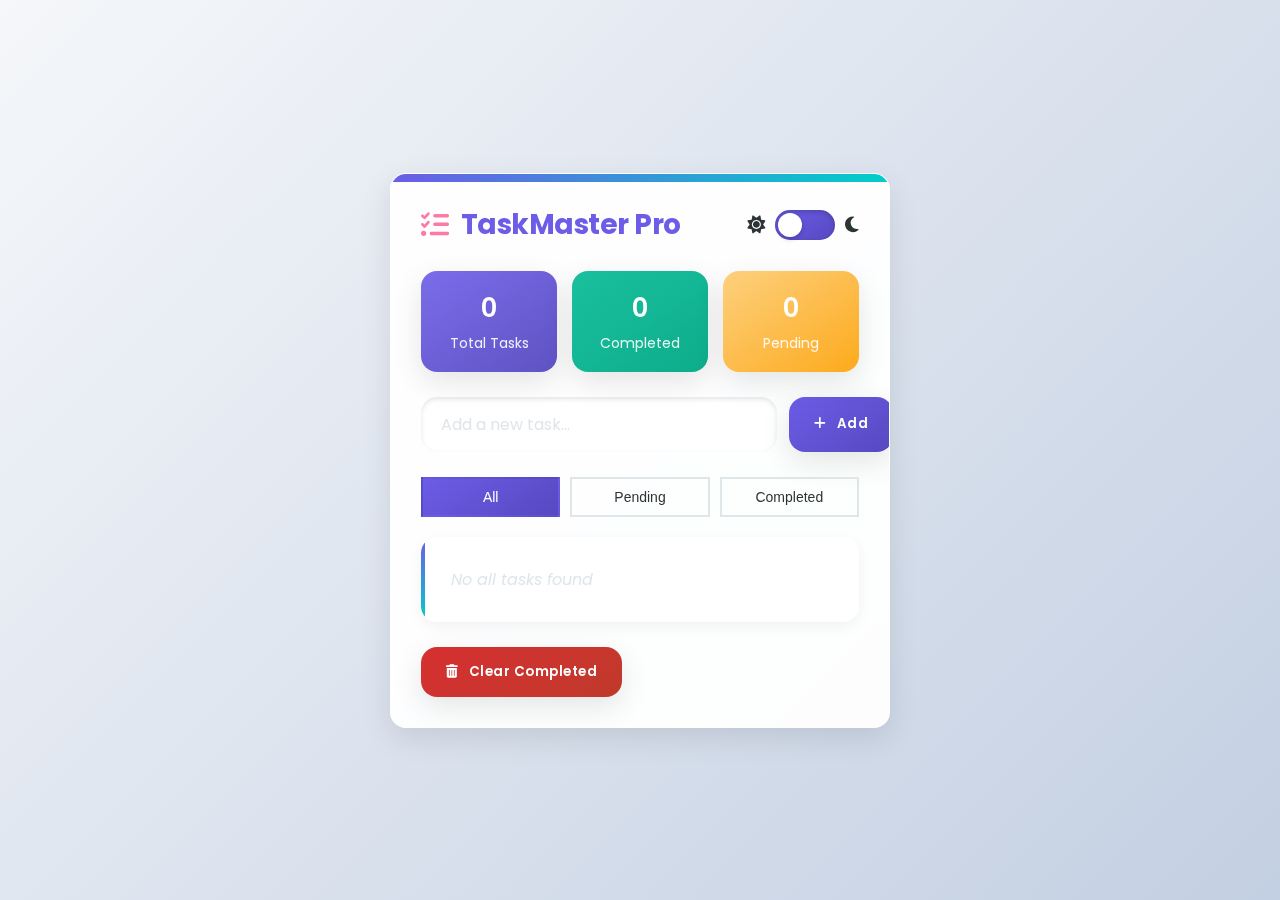
<file: index.html>
<!DOCTYPE html>
<html lang="en">
<head>
    <meta charset="UTF-8">
    <meta name="viewport" content="width=device-width, initial-scale=1.0">
    <title>TaskMaster Pro</title>
    <link rel="stylesheet" href="https://cdnjs.cloudflare.com/ajax/libs/font-awesome/6.4.0/css/all.min.css">
    <link rel="stylesheet" href="style.css">
</head>
<body>
    <div class="app-container">
        <header class="app-header">
            <h1><i class="fas fa-tasks"></i> TaskMaster Pro</h1>
            <div class="theme-switch">
                <span class="theme-icon"><i class="fas fa-sun"></i></span>
                <label class="switch">
                    <input type="checkbox" id="themeToggle">
                    <span class="slider round"></span>
                </label>
                <span class="theme-icon"><i class="fas fa-moon"></i></span>
            </div>
        </header>

        <div class="stats-container">
            <div class="stat-box">
                <span id="totalTasks">0</span>
                <p>Total Tasks</p>
            </div>
            <div class="stat-box">
                <span id="completedTasks">0</span>
                <p>Completed</p>
            </div>
            <div class="stat-box">
                <span id="pendingTasks">0</span>
                <p>Pending</p>
            </div>
        </div>

        <div class="input-container">
            <input type="text" id="taskInput" placeholder="Add a new task..." autocomplete="off">
            <button onclick="addTask()" class="btn add-btn">
                <i class="fas fa-plus"></i> Add
            </button>
        </div>

        <div class="filter-container">
            <button class="filter-btn active" onclick="filterTasks('all')">All</button>
            <button class="filter-btn" onclick="filterTasks('pending')">Pending</button>
            <button class="filter-btn" onclick="filterTasks('completed')">Completed</button>
        </div>

        <ul id="taskList"></ul>

        <div class="clear-container">
            <button class="btn clear-btn" onclick="clearCompleted()">
                <i class="fas fa-trash-alt"></i> Clear Completed
            </button>
        </div>
    </div>

    <div class="notification" id="notification"></div>

    <script src="script.js"></script>
</body>
</html>
</file>
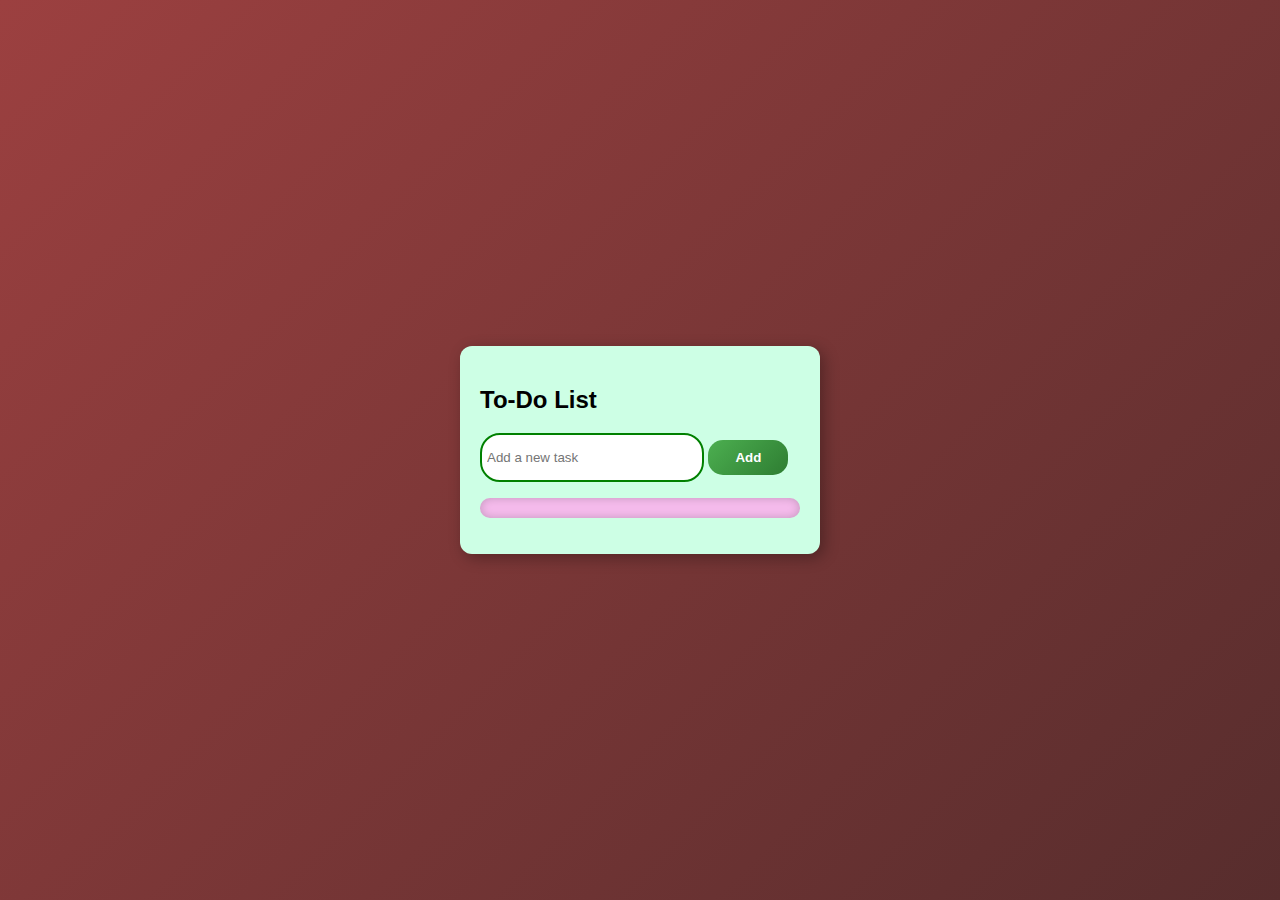
<file: To-Do-App/index.html>
<!DOCTYPE html>
<html lang="en">
<head>
    <meta charset="UTF-8">
    <meta name="viewport" content="width=device-width, initial-scale=1.0">
    <title>To-Do App</title>
    <link rel="stylesheet" href="style.css">
</head>
<body>

    <div class="container">
        <h2>To-Do List</h2>
        <input type="text" id="taskInput" placeholder="Add a new task">
        <button onclick="addTask()" class="btn">Add</button>
        <ul id="taskList"></ul>
    </div>
    <script src="script.js"></script>

</body>
</html>
</file>
<file: style.css>
@import url('https://fonts.googleapis.com/css2?family=Poppins:wght@300;400;500;600;700&display=swap');

:root {
  --primary: #6c5ce7;
  --primary-dark: #5649c0;
  --secondary: #00cec9;
  --accent: #fd79a8;
  --light: #f8f9fa;
  --dark: #2d3436;
  --success: #00b894;
  --danger: #d63031;
  --warning: #fdcb6e;
  --gray: #dfe6e9;
  --border-radius: 16px;
  --shadow: 0 10px 30px rgba(0, 0, 0, 0.1);
  --transition: all 0.3s cubic-bezier(0.25, 0.8, 0.25, 1);
}

[data-theme="dark"] {
  --primary: #a29bfe;
  --primary-dark: #847bd6;
  --secondary: #55efc4;
  --accent: #ff7675;
  --light: #2d3436;
  --dark: #f8f9fa;
  --gray: #636e72;
}

* {
  margin: 0;
  padding: 0;
  box-sizing: border-box;
}

body {
  font-family: 'Poppins', sans-serif;
  background: linear-gradient(135deg, #f5f7fa 0%, #c3cfe2 100%);
  color: var(--dark);
  min-height: 100vh;
  display: flex;
  justify-content: center;
  align-items: center;
  padding: 20px;
  transition: var(--transition);
}

[data-theme="dark"] body {
  background: linear-gradient(135deg, #2c3e50 0%, #1a1a2e 100%);
}

.app-container {
  background: rgba(255, 255, 255, 0.95);
  backdrop-filter: blur(10px);
  width: 100%;
  max-width: 500px;
  border-radius: var(--border-radius);
  box-shadow: var(--shadow);
  padding: 30px;
  transition: var(--transition);
  border: 1px solid rgba(255, 255, 255, 0.2);
  overflow: hidden;
  position: relative;
}

[data-theme="dark"] .app-container {
  background: rgba(45, 52, 54, 0.95);
  border: 1px solid rgba(0, 0, 0, 0.2);
}

.app-container::before {
  content: '';
  position: absolute;
  top: 0;
  left: 0;
  width: 100%;
  height: 8px;
  background: linear-gradient(90deg, var(--primary), var(--secondary), var(--accent));
  background-size: 200% 200%;
  animation: gradientBG 8s ease infinite;
}

@keyframes gradientBG {
  0% { background-position: 0% 50%; }
  50% { background-position: 100% 50%; }
  100% { background-position: 0% 50%; }
}

.app-header {
  display: flex;
  justify-content: space-between;
  align-items: center;
  margin-bottom: 25px;
  position: relative;
}

.app-header h1 {
  color: var(--primary);
  font-size: 28px;
  font-weight: 700;
  display: flex;
  align-items: center;
  gap: 12px;
  letter-spacing: -0.5px;
}

.app-header h1 i {
  color: var(--accent);
}

.theme-switch {
  display: flex;
  align-items: center;
  gap: 10px;
}

.theme-icon {
  color: var(--dark);
  font-size: 18px;
  transition: var(--transition);
}

.switch {
  position: relative;
  display: inline-block;
  width: 60px;
  height: 30px;
}

.switch input {
  opacity: 0;
  width: 0;
  height: 0;
}

.slider {
  position: absolute;
  cursor: pointer;
  top: 0;
  left: 0;
  right: 0;
  bottom: 0;
  background: linear-gradient(145deg, var(--primary), var(--primary-dark));
  transition: var(--transition);
  border-radius: 34px;
  box-shadow: inset 0 2px 5px rgba(0, 0, 0, 0.2);
}

.slider:before {
  position: absolute;
  content: "";
  height: 24px;
  width: 24px;
  left: 3px;
  bottom: 3px;
  background-color: white;
  transition: var(--transition);
  border-radius: 50%;
  box-shadow: 0 2px 5px rgba(0, 0, 0, 0.2);
}

input:checked + .slider {
  background: linear-gradient(145deg, var(--secondary), var(--primary));
}

input:checked + .slider:before {
  transform: translateX(30px);
}

.stats-container {
  display: flex;
  justify-content: space-between;
  margin-bottom: 25px;
  gap: 15px;
}

.stat-box {
  flex: 1;
  background: linear-gradient(145deg, var(--primary), var(--primary-dark));
  color: white;
  padding: 18px 15px;
  border-radius: var(--border-radius);
  text-align: center;
  box-shadow: var(--shadow);
  transition: var(--transition);
  position: relative;
  overflow: hidden;
  z-index: 1;
}

.stat-box::before {
  content: '';
  position: absolute;
  top: 0;
  left: 0;
  width: 100%;
  height: 100%;
  background: linear-gradient(145deg, rgba(255,255,255,0.1), rgba(255,255,255,0.05));
  z-index: -1;
}

.stat-box:nth-child(2) {
  background: linear-gradient(145deg, var(--success), #00a884);
}

.stat-box:nth-child(3) {
  background: linear-gradient(145deg, var(--warning), #fda50f);
}

.stat-box:hover {
  transform: translateY(-5px);
  box-shadow: 0 15px 30px rgba(0, 0, 0, 0.15);
}

.stat-box span {
  font-size: 26px;
  font-weight: 600;
  display: block;
  margin-bottom: 5px;
}

.stat-box p {
  font-size: 14px;
  opacity: 0.9;
  font-weight: 400;
}

.input-container {
  display: flex;
  gap: 12px;
  margin-bottom: 25px;
}

input {
  flex: 1;
  padding: 15px 20px;
  border: none;
  border-radius: var(--border-radius);
  outline: none;
  font-size: 16px;
  transition: var(--transition);
  background: rgba(255, 255, 255, 0.8);
  box-shadow: inset 0 2px 5px rgba(0, 0, 0, 0.1);
  color: var(--dark);
  font-family: 'Poppins', sans-serif;
}

[data-theme="dark"] input {
  background: rgba(0, 0, 0, 0.2);
  color: var(--dark);
}

input::placeholder {
  color: var(--gray);
}

input:focus {
  box-shadow: inset 0 2px 10px rgba(0, 0, 0, 0.15), 0 0 0 3px rgba(108, 92, 231, 0.3);
}

.btn {
  padding: 15px 25px;
  border: none;
  border-radius: var(--border-radius);
  font-weight: 600;
  cursor: pointer;
  display: flex;
  align-items: center;
  gap: 10px;
  transition: var(--transition);
  font-family: 'Poppins', sans-serif;
  letter-spacing: 0.5px;
}

.add-btn {
  background: linear-gradient(145deg, var(--primary), var(--primary-dark));
  color: white;
  box-shadow: var(--shadow);
}

.add-btn:hover {
  background: linear-gradient(145deg, var(--primary-dark), var(--primary));
  transform: translateY(-3px);
  box-shadow: 0 15px 30px rgba(108, 92, 231, 0.4);
}

.add-btn:active {
  transform: translateY(0);
}

.filter-container {
  display: flex;
  gap: 10px;
  margin-bottom: 20px;
}

.filter-btn {
  flex: 1;
  background: transparent;
  color: var(--dark);
  border: 2px solid var(--gray);
  padding: 10px;
  font-size: 14px;
  font-weight: 500;
}

.filter-btn.active {
  background: linear-gradient(145deg, var(--primary), var(--primary-dark));
  color: white;
  border-color: transparent;
}

.filter-btn:hover {
  border-color: var(--primary);
}

ul {
  list-style-type: none;
  margin-bottom: 25px;
}

li {
  background: rgba(255, 255, 255, 0.8);
  padding: 18px 20px;
  margin-bottom: 12px;
  border-radius: var(--border-radius);
  display: flex;
  justify-content: space-between;
  align-items: center;
  box-shadow: 0 5px 15px rgba(0, 0, 0, 0.05);
  transition: var(--transition);
  position: relative;
  overflow: hidden;
}

[data-theme="dark"] li {
  background: rgba(45, 52, 54, 0.8);
}

li::before {
  content: '';
  position: absolute;
  top: 0;
  left: 0;
  width: 4px;
  height: 100%;
  background: linear-gradient(to bottom, var(--primary), var(--secondary));
}

li:hover {
  transform: translateY(-5px);
  box-shadow: 0 10px 25px rgba(0, 0, 0, 0.15);
}

.task-text {
  flex: 1;
  margin-right: 15px;
  word-break: break-word;
  font-weight: 500;
  position: relative;
  padding-left: 15px;
}

.completed .task-text {
  text-decoration: line-through;
  opacity: 0.7;
}

.completed .task-text::after {
  content: '';
  position: absolute;
  left: 0;
  top: 50%;
  width: 100%;
  height: 2px;
  background: var(--success);
  transform: translateY(-50%);
  opacity: 0.5;
}

.task-actions {
  display: flex;
  gap: 8px;
}

.task-actions button {
  background: none;
  border: none;
  cursor: pointer;
  font-size: 16px;
  transition: var(--transition);
  width: 36px;
  height: 36px;
  border-radius: 50%;
  display: flex;
  align-items: center;
  justify-content: center;
}

.complete-btn {
  color: var(--success);
  background: rgba(0, 184, 148, 0.1);
}

.complete-btn:hover {
  background: rgba(0, 184, 148, 0.2);
  transform: rotate(360deg);
}

.delete-btn {
  color: var(--danger);
  background: rgba(214, 48, 49, 0.1);
}

.delete-btn:hover {
  background: rgba(214, 48, 49, 0.2);
  transform: scale(1.2);
}

.clear-container {
  text-align: right;
}

.clear-btn {
  background: linear-gradient(145deg, var(--danger), #c0392b);
  color: white;
  box-shadow: var(--shadow);
}

.clear-btn:hover {
  background: linear-gradient(145deg, #c0392b, var(--danger));
  transform: translateY(-3px);
  box-shadow: 0 15px 30px rgba(214, 48, 49, 0.4);
}

.empty-state {
  text-align: center;
  padding: 30px;
  color: var(--gray);
  font-style: italic;
}

.notification {
  position: fixed;
  bottom: 30px;
  right: 30px;
  background: linear-gradient(145deg, var(--success), #00a884);
  color: white;
  padding: 18px 28px;
  border-radius: var(--border-radius);
  box-shadow: var(--shadow);
  transform: translateX(150%);
  opacity: 0;
  transition: var(--transition);
  z-index: 1000;
  font-weight: 500;
  display: flex;
  align-items: center;
  gap: 10px;
}

.notification::before {
  content: '';
  position: absolute;
  top: 0;
  left: 0;
  width: 100%;
  height: 100%;
  background: linear-gradient(145deg, rgba(255,255,255,0.1), rgba(255,255,255,0.05));
  border-radius: var(--border-radius);
  z-index: -1;
}

.notification.show {
  transform: translateX(0);
  opacity: 1;
}

.notification i {
  font-size: 20px;
}

@media (max-width: 600px) {
  .app-container {
    padding: 20px 15px;
  }
  
  .app-header h1 {
    font-size: 24px;
  }
  
  .stats-container {
    flex-direction: column;
  }
  
  .input-container {
    flex-direction: column;
  }
  
  .btn {
    justify-content: center;
    width: 100%;
  }
  
  .filter-container {
    flex-wrap: wrap;
  }
  
  .filter-btn {
    flex: 1 0 100px;
  }
}

/* Animation for new tasks */
@keyframes fadeIn {
  from { opacity: 0; transform: translateY(20px); }
  to { opacity: 1; transform: translateY(0); }
}

li {
  animation: fadeIn 0.4s ease-out forwards;
}

/* Pulse animation for stats */
@keyframes pulse {
  0% { transform: scale(1); }
  50% { transform: scale(1.05); }
  100% { transform: scale(1); }
}

.stat-box:hover span {
  animation: pulse 1s infinite;
}
</file>
<file: To-Do-App/style.css>
body {
    font-family: Arial, sans-serif;
    display: flex;
    justify-content: center;
    align-items: center;
    height: 100vh;
    background: linear-gradient(135deg, #9c4040, #572d2d);
    margin: 0;
}

.container {
    background: rgb(205, 255, 229);
    padding: 20px;
    border-radius: 12px;
    box-shadow: 4px 4px 15px rgba(0, 0, 0, 0.3);
    width: 320px;
    transition: transform 0.3s ease-in-out;
}

.container:hover {
    transform: scale(1.02);
}

ul {
    list-style-type: none;
    padding: 10px;
    background-color: rgb(245, 187, 236);
    border-radius: 15px;
    box-shadow: inset 0 0 10px rgba(0, 0, 0, 0.2);
}

li {
    display: flex;
    justify-content: space-between;
    padding: 10px;
    border-bottom: 4px solid #7edecd;
    border-radius: 20px;
    font-weight: bold;
    transition: all 0.3s ease;
    cursor: pointer;
}

li:hover {
    background: rgba(126, 222, 205, 0.3);
    transform: translateX(5px);
}

.completed {
    text-decoration: line-through;
    color: rgb(130, 130, 130);
    opacity: 0.7;
    transition: opacity 0.3s;
}

.btn {
    background: linear-gradient(135deg, #4CAF50, #2E7D32);
    height: 35px;
    width: 80px;
    border-radius: 15px;
    border: none;
    color: white;
    font-weight: bold;
    cursor: pointer;
    transition: all 0.3s ease-in-out;
}

.btn:hover {
    background: linear-gradient(135deg, #66bb6a, #388e3c);
    transform: scale(1.1);
}

.btn:active {
    transform: scale(0.95);
}

input {
    height: 35px;
    width: 210px;
    border: 2px solid green;
    border-radius: 20px;
    padding: 5px;
    outline: none;
    transition: border-color 0.3s ease-in-out;
}

input:focus {
    border-color: #4CAF50;
    box-shadow: 0 0 10px rgba(76, 175, 80, 0.5);
}
</file>
